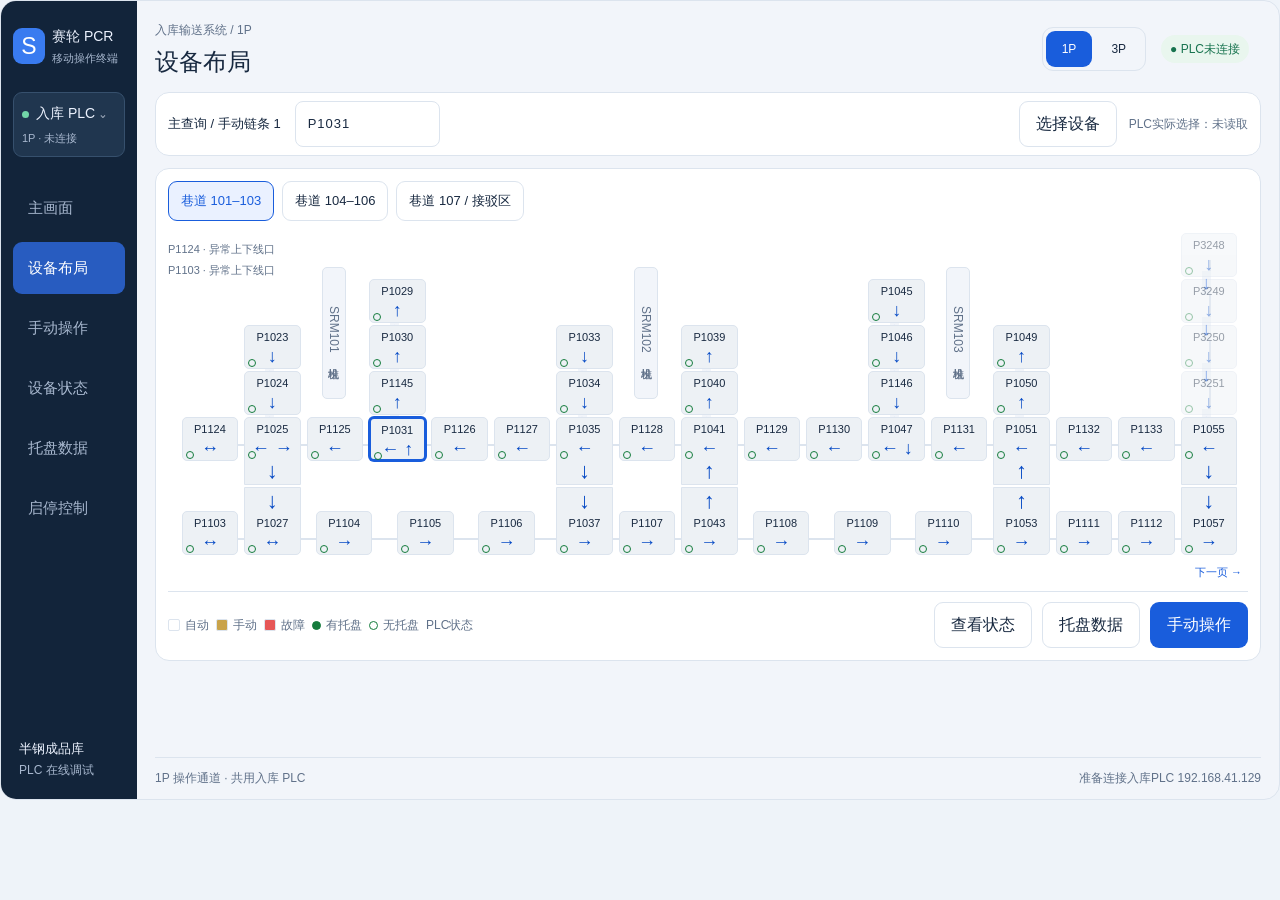
<file: mobile-control-app/app/src/main/assets/index.html>
<!doctype html><html lang="zh-CN"><head><meta charset="utf-8"><meta name="viewport" content="width=device-width,initial-scale=1,maximum-scale=1,user-scalable=no"><style>html,body{margin:0;background:#eef3f9;overflow:hidden;touch-action:manipulation}
#pcr-preview{--p-bg:light-dark(#f2f5fa,#121a26);--p-panel:light-dark(#ffffff,#1c2838);--p-text:light-dark(#182940,#e4edf8);--p-muted:light-dark(#607189,#a3b3c9);--p-line:light-dark(#dce4ee,#35455c);--p-blue:light-dark(#195ddc,#8ab2ff);--p-soft:light-dark(#eaf1ff,#283e60);--p-good:light-dark(#17734e,#72d6a8);--p-green:light-dark(#e9f6ee,#203c33);--p-bad:light-dark(#b43b3b,#ffaaaa);--p-red:light-dark(#fff0ed,#492c30);--p-nav:#12243a;--p-nav-text:#edf3ff;--p-nav-muted:#a8b8cf;--p-radius:14px;font:16px/1.5 "Microsoft YaHei","Noto Sans SC",sans-serif;color:var(--p-text);position:relative}
#pcr-preview *{box-sizing:border-box}#pcr-preview button,#pcr-preview input,#pcr-preview select{font:inherit}#pcr-preview button{min-height:46px;border:1px solid var(--p-line);background:var(--p-panel);color:var(--p-text);border-radius:9px;padding:10px 16px;touch-action:manipulation}#pcr-preview button:hover{background:var(--p-soft)}#pcr-preview button:disabled{opacity:.45}#pcr-preview input{min-height:46px;min-width:0;width:100%;padding:9px 12px;border:1px solid var(--p-line);border-radius:8px;background:var(--p-panel);color:var(--p-text)}#pcr-preview h2,#pcr-preview h3,#pcr-preview p{margin:0}#pcr-preview h2{font-size:24px;font-weight:500}#pcr-preview h3{font-size:18px;font-weight:500}#pcr-preview small{font-size:12px;color:var(--p-muted)}#pcr-preview strong,#pcr-preview b{font-weight:500}#pcr-preview .pcr-shell{display:grid;grid-template-columns:136px minmax(0,1fr);min-height:690px;background:var(--p-bg);border-radius:16px;overflow:hidden;border:1px solid var(--p-line)}
#pcr-preview .pcr-side{background:var(--p-nav);color:var(--p-nav-text);display:flex;flex-direction:column;padding:25px 12px 20px;gap:25px}#pcr-preview .pcr-brand{display:flex;align-items:center;gap:10px;padding:0 8px;font-weight:500}#pcr-preview .pcr-brand small,#pcr-preview .pcr-side-bottom small{display:block;color:var(--p-nav-muted);margin-top:3px}#pcr-preview .pcr-mark{display:grid;place-items:center;background:#397bf0;color:#fff;width:32px;height:36px;border-radius:9px;font-size:23px}#pcr-preview .pcr-plc{position:relative;background:#20364f;color:var(--p-nav-text);border-color:#36506d;text-align:left;padding:12px}#pcr-preview .pcr-plc small{display:block;color:var(--p-nav-muted);margin-top:6px}#pcr-preview .pcr-dot{display:inline-block;width:7px;height:7px;border-radius:50%;background:#72d6a8;margin-right:7px}#pcr-preview nav{display:grid;gap:8px}#pcr-preview nav button{display:flex;gap:12px;align-items:center;background:transparent;color:var(--p-nav-muted);border:0;text-align:left;min-height:52px}#pcr-preview nav button[aria-current="page"]{background:#285cc0;color:#fff}#pcr-preview nav svg{width:19px;height:19px}#pcr-preview .pcr-side-bottom{margin-top:auto;padding-left:12px;font-size:13px}
#pcr-preview .pcr-main{min-width:0;display:flex;flex-direction:column;padding:25px 24px 14px;gap:18px}#pcr-preview .pcr-head{display:flex;justify-content:space-between;gap:12px;align-items:center;padding-right:65px}#pcr-preview .pcr-head h2{margin-top:3px}#pcr-preview .pcr-head-right{display:flex;gap:15px;align-items:center;font-size:12px;white-space:nowrap}#pcr-preview .pcr-chip{display:inline-flex;align-items:center;background:var(--p-green);color:var(--p-good);padding:5px 9px;border-radius:20px;font-size:12px}#pcr-preview .pcr-context{display:flex;gap:12px;align-items:flex-end;padding:15px 18px;background:var(--p-panel);border:1px solid var(--p-line);border-radius:var(--p-radius)}#pcr-preview .pcr-context label{display:flex;gap:14px;align-items:center;font-size:13px;flex:1}#pcr-preview .pcr-context input{max-width:145px;font-weight:500;letter-spacing:1px}#pcr-preview .pcr-context>span{font-size:12px;color:var(--p-muted);align-self:center;white-space:nowrap}#pcr-preview #pcr-content{flex:1;min-width:0}#pcr-preview .pcr-footer{display:flex;justify-content:space-between;gap:12px;color:var(--p-muted);font-size:12px;border-top:1px solid var(--p-line);padding-top:11px}#pcr-preview .pcr-panel{border:1px solid var(--p-line);background:var(--p-panel);border-radius:var(--p-radius);padding:20px}#pcr-preview .pcr-row{display:flex;justify-content:space-between;align-items:center;gap:12px;flex-wrap:wrap}#pcr-preview .pcr-caption{color:var(--p-muted);font-size:13px;margin-top:5px}#pcr-preview .pcr-primary{background:var(--p-blue);color:light-dark(#fff,#142338);border-color:transparent}#pcr-preview .pcr-danger{background:var(--p-red);color:var(--p-bad)}#pcr-preview .pcr-actions{display:flex;gap:10px;flex-wrap:wrap}#pcr-preview .pcr-grid{display:grid;grid-template-columns:1fr 1fr;gap:16px}#pcr-preview .pcr-summary{display:grid;grid-template-columns:repeat(3,1fr);gap:16px;margin-bottom:18px}#pcr-preview .pcr-summary .pcr-panel{padding:18px}#pcr-preview .pcr-big{font-size:25px;margin-top:7px}#pcr-preview .pcr-items{display:grid;gap:0;margin-top:16px}#pcr-preview .pcr-items>div{display:flex;justify-content:space-between;gap:15px;padding:12px 0;border-top:1px solid var(--p-line)}#pcr-preview .pcr-items>div span:first-child{color:var(--p-muted)}
#pcr-preview .pcr-tabs{display:flex;gap:8px;flex-wrap:wrap}#pcr-preview .pcr-tabs button{font-size:13px;min-height:40px;padding:6px 12px}#pcr-preview .pcr-tabs button[aria-pressed="true"]{background:var(--p-soft);color:var(--p-blue);border-color:var(--p-blue)}#pcr-preview .pcr-map{display:grid;grid-template-columns:repeat(3,minmax(0,1fr));gap:20px;margin-top:20px}#pcr-preview .pcr-lane{display:grid;grid-template-columns:1fr 24px 1fr;gap:8px;align-items:center}#pcr-preview .pcr-rack{grid-column:2;grid-row:1/4;align-self:stretch;display:grid;place-items:center;border-radius:6px;background:var(--p-bg);color:var(--p-muted);writing-mode:vertical-rl;font-size:12px}#pcr-preview .pcr-node{display:flex;flex-direction:column;align-items:center;justify-content:center;gap:4px;min-width:0;padding:7px 4px;min-height:62px;background:var(--p-green);border:1px solid var(--p-line);border-radius:7px;font-size:12px}#pcr-preview .pcr-node.selected{border:2px solid var(--p-blue);background:var(--p-soft)}#pcr-preview .pcr-node em{font-style:normal;color:var(--p-good);font-size:12px}#pcr-preview .pcr-node .pcr-arrow{color:var(--p-muted);font-size:19px}#pcr-preview .pcr-track{display:grid;grid-template-columns:repeat(9,minmax(0,1fr));gap:5px;margin-top:16px}#pcr-preview .pcr-track .pcr-node{font-size:11px}#pcr-preview .pcr-map-bottom{margin-top:20px;padding-top:16px;border-top:1px solid var(--p-line)}#pcr-preview .pcr-legend{font-size:12px;color:var(--p-muted);display:flex;gap:15px;flex-wrap:wrap}
#pcr-preview .pcr-man-top{display:grid;grid-template-columns:1fr 1fr;gap:15px;margin-bottom:16px}#pcr-preview .pcr-man-top label{font-size:13px;color:var(--p-muted)}#pcr-preview .pcr-man-top input{margin-top:6px}#pcr-preview .pcr-jog{display:grid;grid-template-columns:repeat(3,1fr);gap:12px;margin-top:20px}#pcr-preview .pcr-jog button{min-height:76px;font-size:19px;background:var(--p-bg);user-select:none;touch-action:none}#pcr-preview .pcr-jog button small{display:block;font-size:12px}#pcr-preview .pcr-jog button.pressed{background:var(--p-blue);color:light-dark(#fff,#142338)}#pcr-preview .pcr-jog button.pressed small{color:inherit}#pcr-preview .pcr-jog .pcr-jog-center{display:grid;place-items:center;text-align:center;font-size:13px;color:var(--p-muted)}#pcr-preview .pcr-state-grid{display:grid;grid-template-columns:repeat(3,1fr);gap:10px;margin-top:18px}#pcr-preview .pcr-state{background:var(--p-bg);border-radius:9px;padding:14px;font-size:13px}#pcr-preview .pcr-state b{display:block;margin-top:7px;color:var(--p-good)}#pcr-preview .pcr-state.inactive b{color:var(--p-muted)}#pcr-preview .pcr-fields{display:grid;grid-template-columns:1fr 1fr;gap:14px;margin-top:18px}#pcr-preview .pcr-fields label{font-size:13px;color:var(--p-muted)}#pcr-preview .pcr-fields input{margin-top:6px}#pcr-preview .pcr-data-actions{display:grid;gap:12px;align-content:start}#pcr-preview .pcr-data-actions button{min-height:58px}#pcr-preview .pcr-note{font-size:13px;color:var(--p-muted);padding-top:12px}#pcr-preview .pcr-run-buttons{display:grid;grid-template-columns:repeat(3,1fr);gap:16px;margin-top:28px}#pcr-preview .pcr-run-buttons button{min-height:100px;font-size:21px}#pcr-preview .pcr-modal{position:absolute;inset:0;background:#08142699;display:grid;place-items:center;z-index:10;padding:20px}#pcr-preview .pcr-modal[hidden]{display:none}#pcr-preview .pcr-modal section{width:min(460px,100%);background:var(--p-panel);border-radius:18px;padding:24px;box-shadow:0 18px 70px #0004}#pcr-preview .pcr-modal-title{display:flex;align-items:center;justify-content:space-between;margin-bottom:18px}#pcr-preview .pcr-plc-choice{display:grid;gap:6px;width:100%;text-align:left;margin-top:12px;padding:17px}#pcr-preview .pcr-plc-choice span{font-size:13px;color:var(--p-muted)}#pcr-preview .pcr-plc-choice b{color:var(--p-blue);font-size:12px}
@media(min-width:1150px){#pcr-preview .pcr-shell{min-height:780px}#pcr-preview .pcr-main{padding:30px;gap:22px}#pcr-preview .pcr-jog button{min-height:95px}#pcr-preview .pcr-node{min-height:77px}}
@media(max-width:760px){#pcr-preview .pcr-shell{grid-template-columns:132px 1fr}#pcr-preview .pcr-main{padding:16px 12px}#pcr-preview .pcr-side{padding:20px 7px}#pcr-preview .pcr-brand{padding:0;font-size:14px}#pcr-preview .pcr-mark{display:none}#pcr-preview nav button{padding:9px;font-size:14px;gap:8px}#pcr-preview .pcr-head{padding-right:0}#pcr-preview .pcr-head-right{display:none}#pcr-preview .pcr-context{flex-wrap:wrap;padding:12px}#pcr-preview .pcr-context label{flex-wrap:wrap;gap:5px}#pcr-preview .pcr-context>span{display:none}#pcr-preview .pcr-grid,#pcr-preview .pcr-summary{grid-template-columns:1fr}#pcr-preview .pcr-map{gap:8px}#pcr-preview .pcr-lane{gap:4px;grid-template-columns:1fr 15px 1fr}#pcr-preview .pcr-track{grid-template-columns:repeat(5,1fr)}#pcr-preview .pcr-panel{padding:14px}#pcr-preview .pcr-state-grid{grid-template-columns:1fr 1fr}#pcr-preview .pcr-footer>span:first-child{display:none}}
@media(max-width:460px){#pcr-preview .pcr-shell{grid-template-columns:1fr}#pcr-preview .pcr-side{padding:12px;gap:10px}#pcr-preview .pcr-brand,#pcr-preview .pcr-side-bottom{display:none}#pcr-preview nav{grid-template-columns:repeat(3,1fr);gap:4px}#pcr-preview nav button{justify-content:center;font-size:12px;min-height:44px;padding:5px}#pcr-preview nav svg{display:none}#pcr-preview .pcr-plc{padding:8px}#pcr-preview .pcr-plc small{display:inline;margin-left:10px}#pcr-preview .pcr-map{grid-template-columns:1fr}#pcr-preview .pcr-lane{grid-template-columns:1fr 25px 1fr}#pcr-preview .pcr-man-top,#pcr-preview .pcr-fields{grid-template-columns:1fr}#pcr-preview .pcr-run-buttons{grid-template-columns:1fr}}
#pcr-preview .pcr-keyboard{position:absolute;z-index:20;width:min(554px,calc(100% - 24px));right:18px;bottom:38px;background:var(--p-panel);border:1px solid var(--p-line);border-radius:16px;padding:14px;box-shadow:0 16px 65px #0005;touch-action:manipulation}#pcr-preview .pcr-keyboard[hidden]{display:none}#pcr-preview .pcr-key-head{display:flex;justify-content:space-between;align-items:center;gap:12px;touch-action:none;user-select:none;padding-bottom:10px}#pcr-preview .pcr-key-head small{display:block;margin-top:2px}#pcr-preview .pcr-key-head button{min-width:46px}#pcr-preview .pcr-key-display{display:flex;align-items:center;justify-content:space-between;gap:8px;min-height:54px;background:var(--p-bg);border:1px solid var(--p-blue);border-radius:9px;margin-bottom:12px;padding:10px 12px}#pcr-preview .pcr-key-display output{font-size:22px;letter-spacing:1px;overflow-wrap:anywhere;min-width:0}#pcr-preview .pcr-key-display span{font-size:12px;color:var(--p-muted);white-space:nowrap}#pcr-preview .pcr-key-keys{display:grid;grid-template-columns:repeat(10,minmax(0,1fr));gap:5px}#pcr-preview .pcr-key-keys.numeric{grid-template-columns:repeat(3,minmax(0,1fr))}#pcr-preview .pcr-key-keys button{padding:7px 0;min-height:46px;font-size:18px;background:var(--p-bg)}#pcr-preview .pcr-key-actions{display:grid;grid-template-columns:repeat(4,minmax(0,1fr));gap:8px;margin-top:12px}#pcr-preview .pcr-key-actions button{padding:8px 3px;font-size:14px}#pcr-preview input[data-vk-enabled="true"]{caret-color:transparent}#pcr-preview input[data-vk-active="true"]{border-color:var(--p-blue);background:var(--p-soft)}#pcr-preview .pcr-keyboard.numeric{width:min(360px,calc(100% - 24px))}@media(max-width:600px){#pcr-preview .pcr-key-keys{grid-template-columns:repeat(6,minmax(0,1fr))}#pcr-preview .pcr-keyboard{right:12px;bottom:18px}#pcr-preview .pcr-key-head small{display:none}}
#pcr-preview[data-layout="true"] .pcr-main{padding:16px 18px 12px;gap:12px}#pcr-preview[data-layout="true"] .pcr-context{padding:8px 12px}#pcr-preview .pcr-layout-panel{padding:12px}#pcr-preview .pcr-topology{position:relative;height:354px;margin-top:12px}#pcr-preview .pcr-machine{position:absolute;height:44px;min-height:44px;min-width:0;padding:2px 0;border-radius:5px;background:var(--p-panel);display:flex;flex-direction:column;align-items:center;justify-content:center;gap:0;z-index:2;touch-action:manipulation}#pcr-preview .pcr-machine strong{font-size:11px;white-space:nowrap;line-height:17px}#pcr-preview .pcr-machine .pcr-flow{color:var(--p-blue);font-size:18px;line-height:21px;white-space:nowrap}#pcr-preview .pcr-machine.selected{border:2px solid var(--p-blue);background:var(--p-soft)}#pcr-preview .pcr-machine.buffer{background:var(--p-bg)}#pcr-preview .pcr-status-dot{position:absolute;left:3px;bottom:3px;width:5px;height:5px;background:var(--p-good);border-radius:50%}#pcr-preview .pcr-wire{position:absolute;background:var(--p-line);z-index:0}#pcr-preview .pcr-wire.horizontal{height:2px}#pcr-preview .pcr-wire.vertical{width:2px}#pcr-preview .pcr-wire span{position:absolute;top:50%;left:-7px;transform:translateY(-50%);background:var(--p-bg);color:var(--p-blue);font-size:18px;line-height:24px}#pcr-preview .pcr-srm{position:absolute;display:flex;align-items:center;justify-content:center;gap:7px;width:24px;background:var(--p-bg);border:1px solid var(--p-line);border-radius:5px;writing-mode:vertical-rl;color:var(--p-muted);font-size:12px}#pcr-preview .pcr-srm span{font-size:11px}#pcr-preview .pcr-track-caption{position:absolute;left:0;font-size:11px;color:var(--p-muted);background:var(--p-panel);z-index:1}#pcr-preview .pcr-port{position:absolute;left:0;font-size:11px;color:var(--p-muted)}#pcr-preview .pcr-port.upper{top:8px}#pcr-preview .pcr-port.lower{top:29px}#pcr-preview .pcr-boundary{position:absolute;min-height:30px;padding:3px 6px;font-size:11px;color:var(--p-blue);border:0;background:transparent}#pcr-preview .pcr-boundary.top{left:0;top:226px}#pcr-preview .pcr-boundary.bottom{left:0;top:324px}#pcr-preview .pcr-boundary.right-top{right:0;top:226px}#pcr-preview .pcr-boundary.right-bottom{right:0;top:324px}#pcr-preview .pcr-tail{position:absolute;right:0;top:328px;font-size:11px;color:var(--p-blue)}#pcr-preview .pcr-layout-panel .pcr-map-bottom{margin-top:4px;padding-top:10px}#pcr-preview .pcr-legend-direction{color:var(--p-blue)}#pcr-preview .pcr-mobile-topology{display:none}
@media(max-width:900px) and (min-width:601px){#pcr-preview[data-layout="true"] .pcr-shell{grid-template-columns:64px minmax(0,1fr)}#pcr-preview[data-layout="true"] .pcr-side{padding:20px 6px}#pcr-preview[data-layout="true"] .pcr-brand,#pcr-preview[data-layout="true"] .pcr-plc,#pcr-preview[data-layout="true"] .pcr-side-bottom{display:none}#pcr-preview[data-layout="true"] nav button{font-size:0;justify-content:center;padding:12px}#pcr-preview[data-layout="true"] nav svg{display:block;width:20px;height:20px}}
@media(max-width:600px){#pcr-preview .pcr-topology{display:none}#pcr-preview .pcr-mobile-topology{display:block;margin-top:18px}#pcr-preview .pcr-mini-row{display:grid;grid-template-columns:repeat(3,minmax(0,1fr));gap:6px;margin:10px 0 20px}#pcr-preview .pcr-mobile-topology h3{margin-top:16px}#pcr-preview .pcr-mobile-topology p{font-size:12px;overflow-wrap:anywhere}}
#pcr-preview .pcr-machine-inner{position:absolute;left:0;right:0;height:44px;display:flex;flex-direction:column;align-items:center;justify-content:center}#pcr-preview .pcr-machine.dock-upper{border-bottom-left-radius:0;border-bottom-right-radius:0}#pcr-preview .pcr-machine.dock-lower{border-top-left-radius:0;border-top-right-radius:0}
#pcr-preview .pcr-boundary.top,#pcr-preview .pcr-boundary.right-top{display:none}
#pcr-preview .pcr-dock-flow{position:absolute;left:0;right:0;height:24px;color:var(--p-blue);font-size:22px;line-height:24px;text-align:center;pointer-events:none}#pcr-preview .dock-upper .pcr-dock-flow{bottom:1px}#pcr-preview .dock-lower .pcr-dock-flow{top:1px}
#pcr-preview .pcr-brand{padding:0;gap:7px;font-size:14px}#pcr-preview .pcr-brand small{font-size:11px}#pcr-preview nav button{padding:10px 7px;gap:8px;font-size:15px;white-space:nowrap}#pcr-preview nav svg{width:18px;height:18px;flex-shrink:0}#pcr-preview .pcr-side-bottom{padding-left:6px}#pcr-preview .pcr-plc{padding:10px 8px;font-size:14px}#pcr-preview .pcr-plc small{font-size:11px}
@media(max-width:900px) and (min-width:601px){#pcr-preview[data-layout="true"] nav button{font-size:0}}@media(max-width:460px){#pcr-preview nav button{font-size:12px;padding:5px;gap:4px}}
#pcr-stage{width:100%;position:relative;overflow:hidden}#pcr-preview{width:1280px;height:800px;transform-origin:top left}#pcr-preview .pcr-shell{width:1280px;height:800px;min-height:800px;max-height:800px;grid-template-columns:136px minmax(0,1fr)}#pcr-preview .pcr-side{padding:25px 12px 20px;gap:25px}#pcr-preview .pcr-brand{display:flex}#pcr-preview .pcr-plc{display:block}#pcr-preview .pcr-side-bottom{display:block}#pcr-preview nav{grid-template-columns:1fr;gap:8px}#pcr-preview nav button{justify-content:flex-start;font-size:15px;min-height:52px;padding:10px 7px;gap:8px}#pcr-preview nav svg{display:block;width:18px;height:18px}#pcr-preview .pcr-main{padding:20px;gap:12px;min-height:0}#pcr-preview .pcr-head{min-height:52px;padding-right:65px}#pcr-preview .pcr-head-right{display:flex}#pcr-preview .pcr-context{padding:8px 12px;flex-wrap:nowrap}#pcr-preview .pcr-context label{flex-wrap:nowrap;gap:14px}#pcr-preview .pcr-context>span{display:inline}#pcr-preview #pcr-content{min-height:0}#pcr-preview .pcr-grid,#pcr-preview .pcr-man-top,#pcr-preview .pcr-fields{grid-template-columns:1fr 1fr}#pcr-preview .pcr-summary{grid-template-columns:repeat(3,1fr)}#pcr-preview .pcr-state-grid{grid-template-columns:repeat(3,1fr)}#pcr-preview .pcr-jog button{min-height:68px}#pcr-preview .pcr-run-buttons{grid-template-columns:repeat(3,1fr)}#pcr-preview .pcr-panel{padding:20px}#pcr-preview .pcr-layout-panel{padding:12px}#pcr-preview .pcr-footer>span:first-child{display:inline}#pcr-preview .pcr-topology{display:block}#pcr-preview .pcr-mobile-topology{display:none}#pcr-preview[data-layout="true"] .pcr-shell{grid-template-columns:136px minmax(0,1fr)}#pcr-preview[data-layout="true"] .pcr-side{padding:25px 12px 20px}#pcr-preview[data-layout="true"] .pcr-brand{display:flex}#pcr-preview[data-layout="true"] .pcr-plc,#pcr-preview[data-layout="true"] .pcr-side-bottom{display:block}#pcr-preview[data-layout="true"] nav button{font-size:15px;padding:10px 7px;justify-content:flex-start}#pcr-preview .pcr-keyboard{width:554px;right:18px;bottom:38px}#pcr-preview .pcr-keyboard.numeric{width:360px}#pcr-preview .pcr-key-keys{grid-template-columns:repeat(10,minmax(0,1fr))}#pcr-preview .pcr-key-keys.numeric{grid-template-columns:repeat(3,minmax(0,1fr))}#pcr-preview .pcr-key-head small{display:block}
#pcr-preview .pcr-machine.mode-auto{--p-machine-fill:#ffffff}#pcr-preview .pcr-machine.mode-manual{--p-machine-fill:#c9a34a}#pcr-preview .pcr-machine.mode-fault{--p-machine-fill:#e65757}#pcr-preview .pcr-machine,#pcr-preview .pcr-machine:hover,#pcr-preview .pcr-machine.selected{background:var(--p-machine-fill,#fff);color:#182940}#pcr-preview .pcr-machine.selected{border-color:#195ddc;box-shadow:0 0 0 1px #195ddc}#pcr-preview .pcr-machine .pcr-flow,#pcr-preview .pcr-machine .pcr-dock-flow{color:#064ac5}#pcr-preview .pcr-status-dot{width:8px;height:8px;border:1.5px solid #157c3d;background:transparent}#pcr-preview .pcr-status-dot.loaded{background:#157c3d}#pcr-preview .pcr-legend{gap:10px}#pcr-preview .pcr-legend>span{display:inline-flex;align-items:center;gap:5px;white-space:nowrap}#pcr-preview .pcr-status-swatch{display:inline-block;width:12px;height:12px;border:1px solid var(--p-line);border-radius:2px}#pcr-preview .pcr-status-swatch.auto{background:#fff}#pcr-preview .pcr-status-swatch.manual{background:#c9a34a}#pcr-preview .pcr-status-swatch.fault{background:#e65757}#pcr-preview .pcr-pallet-key{display:inline-block;width:9px;height:9px;border:1.5px solid #157c3d;border-radius:50%;background:transparent}#pcr-preview .pcr-pallet-key.filled{background:#157c3d}
#pcr-preview .pcr-machine.mode-auto,#pcr-preview .pcr-machine.mode-manual,#pcr-preview .pcr-machine.mode-fault{background:var(--p-machine-fill);color:#182940}
#pcr-preview .pcr-keyboard.compact{padding:12px}#pcr-preview .pcr-keyboard.compact .pcr-key-head{padding-bottom:8px}#pcr-preview .pcr-keyboard.compact .pcr-key-head small{display:none}#pcr-preview .pcr-keyboard.compact .pcr-key-head button{min-height:44px;height:44px;padding:6px}#pcr-preview .pcr-keyboard.compact .pcr-key-display{min-height:44px;margin-bottom:8px;padding:6px 12px}#pcr-preview .pcr-keyboard.compact .pcr-key-keys button{min-height:44px;height:44px;padding:5px 0}#pcr-preview .pcr-keyboard.compact .pcr-key-actions{margin-top:8px}#pcr-preview .pcr-keyboard.compact .pcr-key-actions button{min-height:44px;height:44px;padding:6px 3px}

#pcr-preview .pcr-channel-tabs{display:flex;gap:3px;padding:3px;background:var(--p-bg);border:1px solid var(--p-line);border-radius:11px}
#pcr-preview .pcr-channel-tabs button{min-height:36px;padding:5px 16px;border:0;background:transparent}
#pcr-preview .pcr-channel-tabs button[aria-pressed="true"]{background:var(--p-blue);color:light-dark(#fff,#142338)}
#pcr-preview .pcr-head{padding-right:12px}
#pcr-preview .pcr-modal-channels{display:flex;gap:10px;margin-top:12px}
#pcr-preview .pcr-modal-channels button{flex:1}
#pcr-preview .pcr-handoff{position:absolute;z-index:3;display:flex;flex-direction:column;align-items:center;justify-content:center;gap:1px;min-height:64px;padding:2px 0;border:0;background:transparent;color:var(--p-blue);font-size:11px}
#pcr-preview .pcr-handoff strong{font-size:11px;font-weight:500}
#pcr-preview .pcr-handoff span{font-size:21px;line-height:23px}
#pcr-preview .pcr-handoff small{font-size:11px;color:var(--p-muted)}
#pcr-preview .pcr-topology.has-branches{height:386px}
#pcr-preview .pcr-branch-label{position:absolute;font-size:11px;line-height:18px;color:var(--p-muted);white-space:nowrap;text-align:right;transform:translateX(-100%)}
#pcr-preview .pcr-branch-label.inbound{text-align:left;transform:none}
#pcr-preview .pcr-port-info{position:absolute;display:flex;flex-direction:column;gap:2px;font-size:11px;color:var(--p-muted);white-space:nowrap}
#pcr-preview .pcr-port-info strong{font-weight:500;color:var(--p-blue)}
#pcr-preview .pcr-machine.review-node{outline:1px dashed var(--p-muted);outline-offset:2px}
#pcr-preview .pcr-review-note{font-size:11px;line-height:16px;color:var(--p-muted);margin:0}
#pcr-preview .pcr-state-panel{height:100%;min-height:0;box-sizing:border-box;display:flex;flex-direction:column;gap:12px;overflow:hidden}
#pcr-preview .pcr-state-panel>.pcr-row{flex-shrink:0}
#pcr-preview .pcr-state-panel .pcr-state-grid{flex:1;min-height:0;grid-template-columns:repeat(4,minmax(0,1fr));grid-auto-rows:minmax(0,1fr);gap:10px;margin-top:0}
#pcr-preview .pcr-state-panel .pcr-state{min-width:0;min-height:0;padding:10px 14px;display:flex;flex-direction:column;justify-content:center}
#pcr-preview .pcr-state-actions{flex-shrink:0;margin-top:0;gap:12px}
#pcr-preview .pcr-state-actions button{min-height:48px}
#pcr-preview .pcr-map-bottom{flex-wrap:nowrap;gap:12px}
#pcr-preview .pcr-map-bottom .pcr-legend{flex:1;min-width:0;flex-wrap:wrap;gap:7px}
#pcr-preview .pcr-map-bottom .pcr-actions{flex-shrink:0}
#pcr-preview .pcr-footer #pcr-feedback{max-width:70%;overflow:hidden;white-space:nowrap;text-overflow:ellipsis}
#pcr-preview input:disabled{opacity:.65}
#pcr-preview .pcr-manual-grid .pcr-jog{gap:8px;margin-top:10px}
#pcr-preview .pcr-manual-grid .pcr-jog button{min-height:60px}
#pcr-preview .pcr-manual-grid .pcr-man-top{margin-bottom:8px}
#pcr-preview .pcr-state.fault b{color:var(--p-bad)}

.mode-unknown{background:#edf1f5!important}.pcr-state.fault{background:#fee2e2;color:#b91c1c}.pcr-nav-icon{display:inline-block;width:22px}button:disabled{opacity:.45}</style></head><body><div id="pcr-stage">
<div id="pcr-preview">
  <div class="pcr-shell">
    <aside class="pcr-side">
      <div class="pcr-brand"><span class="pcr-mark">S</span><div>赛轮 PCR<small>移动操作终端</small></div></div>
      <button class="pcr-plc" id="pcr-connection"><span class="pcr-dot"></span>入库 PLC <span>⌄</span><small id="pcr-channel-caption">3P 触摸屏 · 192.168.41.129</small></button>
      <nav aria-label="主导航" id="pcr-nav"></nav>
      <div class="pcr-side-bottom">半钢成品库<small>PLC 在线调试</small></div>
    </aside>
    <main class="pcr-main">
      <header class="pcr-head">
        <div><small id="pcr-subtitle">入库输送系统 / 3P</small><h2 id="pcr-title">设备布局</h2></div>
        <div class="pcr-head-right"><div class="pcr-channel-tabs" role="group" aria-label="触摸屏通道"><button data-channel="1P" aria-pressed="false">1P</button><button data-channel="3P" aria-pressed="true">3P</button></div><span class="pcr-chip">● PLC未连接</span></div>
      </header>
      <div class="pcr-context"><label>主查询 / 手动链条 1 <input id="pcr-device" value="Z5009" maxlength="20" aria-label="主查询和手动链条1编号"></label><button id="pcr-query">选择设备</button><span id="pcr-selected">当前：Z5009</span></div>
      <div id="pcr-content"></div>
      <footer class="pcr-footer"><span id="pcr-channel-footer">3P 操作通道 · 共用入库 PLC</span><span id="pcr-feedback" role="status" aria-live="polite">等待连接 PLC</span></footer>
    </main>
  </div>
  <div class="pcr-modal" id="pcr-modal" hidden><section><div class="pcr-modal-title"><h3>选择 PLC / 触摸屏通道</h3><button id="pcr-close" aria-label="关闭">×</button></div><button class="pcr-plc-choice" id="pcr-inbound"><strong>入库 PLC</strong><span>1P 与 3P 共用同一台控制器</span><b>当前选择 · 192.168.41.129</b></button><div class="pcr-modal-channels"><button data-channel="1P">1P 触摸屏</button><button data-channel="3P">3P 触摸屏</button></div><button class="pcr-plc-choice" disabled><strong>出库 PLC 1</strong><span>预留接口</span></button><button class="pcr-plc-choice" disabled><strong>出库 PLC 2</strong><span>预留接口</span></button></section></div>
  <section class="pcr-keyboard" id="pcr-keyboard" role="dialog" aria-modal="false" aria-labelledby="pcr-key-title" hidden>
    <div class="pcr-key-head" id="pcr-key-handle"><div><strong id="pcr-key-title">输入设备编号</strong><small>拖动此处移动键盘</small></div><button id="pcr-key-close" aria-label="关闭悬浮键盘">×</button></div>
    <div class="pcr-key-display"><output id="pcr-key-value" aria-live="polite"></output><span id="pcr-key-count"></span></div>
    <div class="pcr-key-keys" id="pcr-key-keys"></div>
    <div class="pcr-key-actions"><button data-key-action="clear">清空</button><button data-key-action="backspace">退格 ⌫</button><button data-key-action="cancel">取消</button><button class="pcr-primary" data-key-action="confirm">确认</button></div>
  </section>
</div>
</div>
<script>const PCR_LAYOUTS={"1P":[{"title":"巷道 101–103","cols":17,"upper":["P1124","P1025","P1125","P1031","P1126","P1127","P1035","P1128","P1041","P1129","P1130","P1047","P1131","P1051","P1132","P1133","P1055"],"lower":["P1103","P1027","P1104","P1105","P1106","P1037","P1107","P1043","P1108","P1109","P1110","P1053","P1111","P1112","P1057"],"lowerX":[0,1,2.15,3.45,4.75,6,7,8,9.15,10.45,11.75,13,14,15,16],"racks":[{"id":101,"left":1,"right":3,"out":["P1023","P1024"],"in":["P1029","P1030","P1145"]},{"id":102,"left":6,"right":8,"out":["P1033","P1034"],"in":["P1039","P1040"]},{"id":103,"left":11,"right":13,"out":["P1045","P1046","P1146"],"in":["P1049","P1050"]}],"vertical":[["P1025","P1027","↓"],["P1035","P1037","↓"],["P1043","P1041","↑"],["P1053","P1051","↑"],["P1055","P1057","↓"]],"turns":{"P1124":"↔","P1103":"↔","P1025":"← ↓ →","P1027":"↔","P1031":"← ↑","P1035":"← ↓","P1037":"→","P1041":"← ↑","P1043":"↑ →","P1047":"← ↓","P1051":"← ↑","P1053":"↑ →","P1055":"← ↓","P1057":"↓ →"},"extra":{"col":16,"ids":["P3248","P3249","P3250","P3251"],"direction":"↓"},"ports":true},{"title":"巷道 104–106","cols":15,"upper":["P1134","P1061","P1135","P1067","P1136","P1137","P1073","P1138","P1079","P1139","P1140","P1085","P1141","P1089","P1142"],"lower":["P1113","P1063","P1114","P1069","P1115","P1116","P1075","P1117","P1081","P1118","P1119","P1120","P1091","P1121"],"lowerX":[0,1,2,3,4,5,6,7,8,9.15,10.45,11.75,13,14],"racks":[{"id":104,"left":1,"right":3,"out":["P1059","P1060"],"in":["P1065","P1066"]},{"id":105,"left":6,"right":8,"out":["P1071","P1072"],"in":["P1077","P1078"]},{"id":106,"left":11,"right":13,"out":["P1083","P1084","P1147"],"in":["P1087","P1088"]}],"vertical":[["P1061","P1063","↓"],["P1069","P1067","↑"],["P1073","P1075","↓"],["P1081","P1079","↑"],["P1091","P1089","↑"]],"turns":{"P1061":"← ↓","P1063":"↓ →","P1067":"← ↑","P1069":"↑ →","P1073":"← ↓","P1075":"↓ →","P1079":"← ↑","P1081":"↑ →","P1085":"← ↓","P1089":"← ↑","P1091":"↑ →"}},{"title":"巷道 107 / 接驳区","cols":12,"upper":["P1143","P1095","P1144","P1099","Z5070","Z5003","Z5072","Z5007","Z5076","Z5077"],"lower":["P1122","P1148","P1123","P1101","Z5069","Z5001","Z5071","Z5005","Z5073","Z5074"],"lowerX":[0,1,2,3,4,5,6,7,8.15,9.45],"racks":[{"id":107,"left":1,"right":3,"out":["P1093","P1094"],"in":["P1097","P1098"]}],"vertical":[["P1095","P1148","↓"],["P1101","P1099","↑"],["Z5003","Z5001","↓"],["Z5005","Z5007","↑"]],"turns":{"P1095":"← ↓","P1148":"↓ →","P1099":"← ↑","P1101":"↑ →","Z5003":"← ↓","Z5001":"↓ →","Z5007":"← ↑","Z5005":"↑ →"},"rightBoundary":{"channel":"3P","area":0,"upper":"Z5009","lower":"Z5075"}}],"3P":[{"title":"接驳主线","cols":16,"upper":["Z5009","Z5078","Z5013","Z5081","Z5082","Z5017","Z5084","Z5021","Z5088","Z5089","Z5023","Z5090","Z5027","Z5093","Z5094","Z5031"],"lower":["Z5075","Z5011","Z5079","Z5080","Z5015","Z5083","Z5019","Z5085","Z5086","Z5087","Z5025","Z5091","Z5092","Z5029"],"lowerX":[0,2,3,4,5,6,7,8,9.333333333333334,10.666666666666666,12,13,14,15],"spans":{"Z5075":1.95,"Z5085":1.3333333333333333,"Z5086":1.3333333333333333,"Z5087":1.3333333333333333},"racks":[],"vertical":[["Z5011","Z5013","↑"],["Z5017","Z5015","↓"],["Z5019","Z5021","↑"],["Z5025","Z5027","↑"],["Z5031","Z5029","↓"]],"turns":{"Z5009":"← ↑","Z5013":"← ↑","Z5011":"↑ →","Z5017":"← ↓","Z5015":"↓ →","Z5021":"← ↑","Z5019":"↑ →","Z5023":"← ↓","Z5027":"← ↑","Z5025":"↑ →","Z5031":"← ↓","Z5029":"↓ →"},"leftBoundary":{"channel":"1P","area":2,"upper":"Z5077","lower":"Z5074"},"rightBoundary":{"channel":"3P","area":1,"upper":"Z5033","lower":"Z5095"},"upperTransfers":{"Z5023":"↓"}},{"title":"1号龙门 / 拆盘区","cols":14,"upper":["Z5033","Z5098","Z5037","Z5101","Z5102","Z5041","Z5104","Z5045","Z5107","Z5108","Z5049","Z5110","Z5053","Z5113"],"lower":["Z5095","Z5096","Z5035","Z5099","Z5100","Z5039","Z5103","Z5043","Z5105","Z5106","Z5047","Z5109","Z5051","Z5111"],"lowerX":[0,1,2,3,4,5,6,7,8,9,10,11,12,13],"racks":[],"vertical":[["Z5035","Z5037","↑"],["Z5041","Z5039","↓"],["Z5043","Z5045","↑"],["Z5049","Z5047","↓"],["Z5051","Z5053","↑"]],"turns":{"Z5033":"← ↓","Z5037":"← ↑","Z5035":"↑ →","Z5041":"← ↓","Z5039":"↓ →","Z5045":"← ↑","Z5043":"↑ →","Z5049":"← ↓","Z5047":"↓ →","Z5053":"← ↑","Z5051":"↑ →","P1004":"↓ →","P1007":"↑ →"},"branch":{"outFrom":"Z5039","inTo":"Z5043","outCol":5,"inCol":7,"out":["P1001","P1002","P1010","P1004"],"inTopDown":["P1011","P1150","P1009","P1007"],"bridge":"P1006","liftOut":"P1002","liftIn":"P1150","stripper":"P1010","gantry":"P1004"},"leftBoundary":{"channel":"3P","area":0,"upper":"Z5031","lower":"Z5029"},"rightBoundary":{"channel":"3P","area":2,"upper":"Z5114","lower":"下主线"}},{"title":"2号龙门 / 异常口","cols":10,"upper":["Z5114","Z5057","Z5116","Z5061","Z5119","Z5120","Z5067","Z5122"],"lower":["Z5111","Z5055","Z5115","Z5059","Z5063","Z5118","Z5065","Z5121"],"lowerX":[0,1,2,3,4,5,6,7],"racks":[],"vertical":[["Z5057","Z5055","↓"],["Z5059","Z5061","↑"],["Z5065","Z5067","↑"]],"turns":{"Z5057":"← ↓","Z5055":"↓ →","Z5061":"← ↑","Z5059":"↑ →","Z5063":"↓ →","Z5067":"← ↑","Z5065":"← ↑ →","Z5122":"↔","Z5121":"↔","P1015":"↓ →","P1018":"↑ →"},"branch":{"outFrom":"Z5063","inTo":"Z5065","outCol":4,"inCol":6,"out":["P1012","P1013","P1021","P1015"],"inTopDown":["P1022","P1151","P1020","P1018"],"bridge":"P1017","liftOut":"P1013","liftIn":"P1151","stripper":"P1021","gantry":"P1015"},"leftBoundary":{"channel":"3P","area":1,"upper":"Z5113","lower":"下主线"},"exceptionPorts":{"upper":"Z5122","lower":"Z5121","col":8},"reviewNotes":["Z5111 在原图第二、三页重复显示；下主线跨页边界编号待确认。"]}]};
(() => {
  const root = document.getElementById('pcr-preview');
  const stage = document.getElementById('pcr-stage');
  const content = root.querySelector('#pcr-content');
  const keyboard = root.querySelector('#pcr-keyboard');
  const names = ['主画面','设备布局','手动操作','设备状态','托盘数据','启停控制'];
  const icons = ['house','layout-dashboard','hand','activity','database','power'];
  const saved = window.openai?.widgetState?.privateContent || {};
  let channel = ['1P','3P'].includes(saved.channel) ? saved.channel : '1P';
  let page = names.includes(saved.page) ? saved.page : '设备布局';
  const states = {
    '1P': {device:'P1031',area:0,manual:false,running:false,paused:false,automatic:true,inputs:['P1031','','','']},
    '3P': {device:'Z5009',area:0,manual:false,running:false,paused:false,automatic:true,inputs:['Z5009','','','']}
  };
  for (const ch of ['1P','3P']) {
    const item = saved.channels?.[ch];
    if (item?.device) { states[ch].device = String(item.device); states[ch].inputs[0] = String(item.device); }
    if (Number.isInteger(item?.area)) states[ch].area = Math.max(0,Math.min(2,item.area));
  }
  if (saved.channel && saved.device) { states[channel].device=String(saved.device); states[channel].inputs[0]=String(saved.device); }
  if (saved.channel && Number.isInteger(saved.area)) states[channel].area=Math.max(0,Math.min(2,saved.area));
  const current = () => states[channel];
  const feedback = text => root.querySelector('#pcr-feedback').textContent = text;
  const readOnlyDevices = new Set(['P1002','P1010','P1013','P1021','P1150','P1151']);
  const gantryWcs = {P1004:'P1005',P1015:'P1016'};
  const statusWords = {P1031:1024,P1047:768,P1067:1024,P1075:1792,P1095:0,Z5003:1536,Z5009:1280,Z5017:1024,Z5023:768,Z5041:1024,Z5067:768,P1004:1280,P1015:1280,P1009:1280,P1020:256};
  const devicePallets = new Map();
  let previewScale=1, jog=null, hold=null, keyTarget=null, keyBuffer='', keyFresh=false, keyLimit=20, keyDrag=null;
  function fitPreview() { previewScale=Math.min(1,stage.clientWidth/1280);root.style.transform=`scale(${previewScale})`;stage.style.height=(800*previewScale)+'px'; }
  new ResizeObserver(fitPreview).observe(stage); fitPreview();
  function bindings(ch=channel) {
    return {
      inputs:[1,2,3,4].map(i=>`HMI_Input_DeviceNo_${ch}_${i}`),
      chooser:`AOI_HMI_ID_CHOOSE_${ch}`, status:`HMI_Status_Display_${ch}`, pallet:`HMI_PalletInfo_${ch}`,
      manual:`HMI_Manual_${ch}`, start:`HMI_${ch}_Start`, stop:`HMI_${ch}_Stop`, reset:`ISB_Rst_HMI_${ch}`,
      automatic:`AOI_HMI_OP_${ch}.HMI_Auto`, refresh:`HMI_MAN_DATA_Ref_${ch}`,
      write:`HMI_PalletData_Chg_${ch}`, clear:`HMI_PalletData_Clr_${ch}`,
      jog:{'A−':`HMI_Manaul_AC_Rev_${ch}`,'C＋':`HMI_Manaul_AC_Fwd_${ch}`,'B−':`HMI_Manaul_BD_Rev_${ch}`,'D＋':`HMI_Manaul_BD_Fwd_${ch}`,'上升':`HMI_Manaul_Up_${ch}`,'下降':`HMI_Manaul_Dn_${ch}`}
    };
  }
  function statusTag(id) { const n=Number(id.slice(1));return id.startsWith('P')?`SCADA_P[1,${n%1000}].DeviceStatus`:`SCADA_Z5[${n%1000}].DeviceStatus`; }
  function decoded(id=current().device) { const w=statusWords[id]??(256+(Number(id.slice(1))%3===0?1024:0));return {word:w,fault:!!(w&512),automatic:!!(w&256),loaded:!!(w&1024),mode:w&512?'fault':w&256?'auto':'manual',label:w&512?'故障':w&256?'自动':'手动'}; }
  function numericId(id) { const n=Number(id.slice(1));return Number.isFinite(n)?(id.startsWith('P')?100000:500000)+n:0; }
  function palletFor(id) {
    if(!devicePallets.has(id)) {
      const n=Number(id.slice(1))||0,loaded=decoded(id).loaded;
      devicePallets.set(id,{SerialNO:loaded?26000000+n:0,Src_Device:loaded?numericId(id):0,Dest_Device:loaded?101029:0,PalletID:loaded?'PCR'+String(n).padStart(8,'0'):'',Height:loaded?1:0,Weight:loaded?386.5:0});
    }
    return devicePallets.get(id);
  }
  function simWrite(tag,value,message) { root.dataset.lastTag=tag;root.dataset.lastValue=String(value);if(message!==false)feedback(message||`模拟 · ${tag} = ${value}`); }
  function pulse(tag,message) { simWrite(tag,1,message);setTimeout(()=>simWrite(tag,0,false),250); }
  function remember() {
    if(window.openai?.setWidgetState) window.openai.setWidgetState({modelContent:{page,device:current().device,channel,area:current().area},privateContent:{page,device:current().device,channel,area:current().area,channels:Object.fromEntries(Object.entries(states).map(([ch,s])=>[ch,{device:s.device,area:s.area}]))}}).catch(()=>{});
  }
  function escapeHtml(value) { return String(value).replace(/[&<>"']/g,c=>({'&':'&amp;','<':'&lt;','>':'&gt;','"':'&quot;',"'":'&#39;'}[c])); }
  const panel=(title,body)=>`<section class="pcr-panel"><h3>${title}</h3>${body}</section>`;
  const items=arr=>`<div class="pcr-items">${arr.map(([a,b])=>`<div><span>${a}</span><strong>${b}</strong></div>`).join('')}</div>`;
  function select(value) {
    if(!value) return;
    release();const s=current();s.device=String(value);s.inputs[0]=String(value);s.paused=false;s.draft=null;
    simWrite(bindings().inputs[0],value,`${channel} · 主查询 / 手动链条 1：${value}（模拟）`);
    render();remember();
  }
  function switchChannel(ch,area) {
    release();closeKeyboard();channel=ch;
    if(Number.isInteger(area)) { current().area=area;page='设备布局'; }
    root.querySelector('#pcr-modal').hidden=true;render();remember();
    feedback(`${channel} 触摸屏 · 共用入库 PLC · 模拟预览`);
  }
  function layout() {
    const s=current(),data=PCR_LAYOUTS[channel][s.area],is3=channel==='3P';
    const total=(data.cols+(is3?2:.3))*64,base=is3?72:14,nodeW=58,positions={},nodes=[],links=[];
    const upperY=is3?(data.branch?12:90):184,lowerY=is3?(data.branch?100:200):278;
    function pos(id,col,y,dir,kind='') { const p={id,x:base+col*64,y,dir:data.turns[id]||dir,kind,w:nodeW+64*((data.spans?.[id]||1)-1)};positions[id]=p;nodes.push(p);return p; }
    const connect=(a,b,dir)=>{if(a&&b)links.push({a,b,dir});};
    data.upper.forEach((id,i)=>pos(id,data.upperX?.[i]??i,upperY,'←'));
    data.lower.forEach((id,i)=>pos(id,data.lowerX[i],lowerY,'→'));
    [data.upper,data.lower].forEach((ids,row)=>{for(let i=1;i<ids.length;i++)connect(positions[ids[i-1]],positions[ids[i]],row?'→':'←');});
    data.vertical.forEach(([a,b,dir])=>connect(positions[a],positions[b],dir));
    const racks=(data.racks||[]).map(r=>{
      const out=r.out.map((id,i)=>pos(id,r.left,upperY-(r.out.length-i)*46,'↓'));
      const ins=r.in.map((id,i)=>pos(id,r.right,upperY-(r.in.length-i)*46,'↑'));
      const outEnd=positions[r.upperOut]||nodes.find(n=>n.y===upperY&&Math.abs(n.x-(base+r.left*64))<10);
      const inEnd=positions[r.upperIn]||nodes.find(n=>n.y===upperY&&Math.abs(n.x-(base+r.right*64))<10);
      [...out,outEnd].forEach((n,i,arr)=>{if(i)connect(arr[i-1],n,'↓');});
      [...ins,inEnd].forEach((n,i,arr)=>{if(i)connect(arr[i-1],n,'↑');});
      return `<div class="pcr-srm" style="left:${(base+(r.left+r.right)/2*64+16)/total*100}%;top:34px;height:132px">SRM${r.id}<span>堆垛机</span></div>`;
    }).join('');
    if(data.extra) { const arr=data.extra.ids.map((id,i)=>pos(id,data.extra.col,i*46,'↓','buffer'));[...arr,positions.P1055].forEach((n,i,all)=>{if(i)connect(all[i-1],n,'↓');}); }
    let branchLabels='';
    if(data.branch) {
      const b=data.branch,out=b.out.map((id,i)=>pos(id,b.outCol,158+i*50,'↓','process')),ins=b.inTopDown.map((id,i)=>pos(id,b.inCol,158+i*50,'↑','process'));
      const bridge=pos(b.bridge,(b.outCol+b.inCol)/2,308,'→','process');
      connect(positions[b.outFrom],out[0],'↓');out.forEach((p,i)=>{if(i)connect(out[i-1],p,'↓');});
      connect(out.at(-1),bridge,'→');connect(bridge,ins.at(-1),'→');
      for(let i=ins.length-1;i>0;i--)connect(ins[i],ins[i-1],'↑');
      connect(ins[0],positions[b.inTo],'↑');
      const label=(id,text,inbound=false)=>{const p=positions[id];return `<div class="pcr-branch-label ${inbound?'inbound':''}" style="left:${(p.x+(inbound?p.w+7:-7))/total*100}%;top:${p.y+12}px">${text}</div>`;};
      branchLabels=label(b.out[0],'空托盘 ↓')+label(b.liftOut,'升降机')+label(b.stripper,'拆盘机')+label(b.gantry,'龙门装盘位')+label(b.liftIn,'升降机',true)+label(b.inTopDown[2],'满盘扫码位',true);
    }
    const dockPairs=new Set();
    data.vertical.forEach(([a,b,dir])=>{const p=positions[a],q=positions[b],upper=p.y<q.y?p:q,lower=p.y<q.y?q:p,middle=(upper.y+44+lower.y)/2;upper.boxY=upper.y;upper.boxHeight=middle-1-upper.y;upper.dock='dock-upper';upper.dockDir=dir;lower.boxY=middle+1;lower.boxHeight=lower.y+44-lower.boxY;lower.dock='dock-lower';lower.dockDir=dir;dockPairs.add([a,b].sort().join('|'));});
    // Extend standalone transfer outlines without inventing a connection below.
    Object.entries(data.upperTransfers||{}).forEach(([id,dir])=>{const p=positions[id];if(!p)return;p.boxY=p.y;p.boxHeight=(upperY+44+lowerY)/2-1-p.y;p.dock='dock-upper';p.dockDir=dir;});
    const wires=links.map(({a,b,dir})=>{if(dockPairs.has([a.id,b.id].sort().join('|')))return '';if(a.y===b.y){const left=Math.min(a.x,b.x)+nodeW/2,right=Math.max(a.x,b.x)+nodeW/2;return `<div class="pcr-wire horizontal" style="left:${left/total*100}%;width:${(right-left)/total*100}%;top:${a.y+27}px"></div>`;}const top=Math.min(a.y,b.y)+27,bottom=Math.max(a.y,b.y)+27;return `<div class="pcr-wire vertical" style="left:${(a.x+nodeW/2)/total*100}%;top:${top}px;height:${bottom-top}px"><span>${dir}</span></div>`;}).join('');
    const devices=nodes.map(n=>{const status=decoded(n.id),wcs=gantryWcs[n.id];return `<button class="pcr-machine mode-${status.mode} ${n.id===s.device?'selected':''} ${n.kind} ${n.dock||''}" data-device="${n.id}" data-status-tag="${statusTag(n.id)}" aria-label="${n.id}，${status.label}，${status.loaded?'有托盘':'无托盘'}${wcs?'，WCS点位'+wcs:''}，物流方向${n.dir}" style="left:${n.x/total*100}%;top:${n.boxY??n.y}px;width:${n.w/total*100}%;height:${n.boxHeight??44}px"><span class="pcr-machine-inner" style="top:${n.y-(n.boxY??n.y)}px"><strong>${n.id}</strong><span class="pcr-flow">${n.dock?n.dir.replace(/[↑↓]/g,'').trim():n.dir}</span><span class="pcr-status-dot ${status.loaded?'loaded':'empty'}" aria-hidden="true"></span></span>${n.dock?`<span class="pcr-dock-flow" aria-hidden="true">${n.dockDir}</span>`:''}</button>`;}).join('');
    function boundary(meta,side) {
      if(!meta)return '';
      return [['upper',upperY,'←'],['lower',lowerY,'→']].map(([row,y,arrow])=>`<button class="pcr-handoff" data-channel="${meta.channel}" data-layout-area="${meta.area}" style="${side}:0;width:${(is3?64:78)/total*100}%;top:${y-11}px" aria-label="转到${meta.channel} ${PCR_LAYOUTS[meta.channel][meta.area].title}"><small>${meta.channel===channel?(side==='left'?'上一页':'下一页'):meta.channel+' 衔接'}</small><span>${arrow}</span><strong>${meta[row]}</strong></button>`).join('');
    }
    const fallbackLeft=!data.leftBoundary&&s.area>0?{channel,area:s.area-1,upper:'上主线',lower:'下主线'}:null;
    const fallbackRight=!data.rightBoundary&&s.area<2?{channel,area:s.area+1,upper:'上主线',lower:'下主线'}:null;
    const sideButtons=is3?boundary(data.leftBoundary,'left')+boundary(data.rightBoundary,'right'):(data.rightBoundary?boundary(data.rightBoundary,'right'):'')+(fallbackLeft?`<button class="pcr-boundary bottom" data-area="${s.area-1}">上一页 →</button>`:'')+(fallbackRight?`<button class="pcr-boundary right-bottom" data-area="${s.area+1}">下一页 →</button>`:'');
    let ports='';
    if(data.ports)ports='<div class="pcr-port upper">P1124 · 异常上下线口</div><div class="pcr-port lower">P1103 · 异常上下线口</div>';
    if(data.exceptionPorts) {
      const p=data.exceptionPorts;
      ports=[['upper',upperY,p.upper],['lower',lowerY,p.lower]].map(([row,y,id])=>`<div class="pcr-port-info" style="left:${(base+p.col*64)/total*100}%;top:${y+1}px"><strong>异常 / 平库上下线口</strong><span>重量见托盘数据</span><span>${id}</span></div>`).join('');
    }
    return `<section class="pcr-panel pcr-layout-panel"><div class="pcr-row"><div class="pcr-tabs">${PCR_LAYOUTS[channel].map((x,i)=>`<button data-area="${i}" aria-pressed="${s.area===i}">${x.title}</button>`).join('')}</div></div><div class="pcr-topology ${data.branch?'has-branches':''}" data-layout-channel="${channel}" data-layout-index="${s.area}">${wires}${racks}${devices}${branchLabels}${ports}${sideButtons}</div><div class="pcr-row pcr-map-bottom"><div class="pcr-legend"><span><i class="pcr-status-swatch auto"></i>自动</span><span><i class="pcr-status-swatch manual"></i>手动</span><span><i class="pcr-status-swatch fault"></i>故障</span><span><i class="pcr-pallet-key filled"></i>有托盘</span><span><i class="pcr-pallet-key"></i>无托盘</span><span>PLC状态</span></div><div class="pcr-actions"><button data-go="设备状态">查看状态</button><button data-go="托盘数据">托盘数据</button><button class="pcr-primary" data-go="手动操作">手动操作</button></div></div></section>`;
  }
  const statusFields=[['总错误','HMI_fault',true],['链条过载','HMI_Fault_Link',true],['升降过载','HMI_Fault_UpDn',true],['上限信号','HMI_Fault_UpLim',true],['下限信号','HMI_Fault_DnLim',true],['移载过载','HMI_Fault_UpDn_Move',true],['运行超时','HMI_Fault_Run_TimeOut',true],['进件中','HMI_Stus_In'],['出件中','HMI_Stus_Out'],['上升中','HMI_Stus_Up'],['下降中','HMI_Stus_Dn'],['上位','HMI_Stus_UpDn_At_Up'],['下位','HMI_Stus_UpDn_At_Dn'],['入口光电','HMI_Stus_In_IPH'],['出口光电','HMI_Stus_Out_IPH'],['有盘无数据','HMI_Fault_HavePall_NoData',true],['有数据无盘','HMI_Fault_NoPall_HaveData',true],['被禁用','HMI_Fault_Forbid',true],['托盘检测异常','HMI_Fault_IPH_Err',true],['升降检测异常','HMI_Fault_IPX_Err',true]];
  const palletFields=[['任务号','SerialNO','integer'],['源地址','Src_Device','integer'],['目标地址','Dest_Device','integer'],['托盘号','PalletID','text'],['外检状态','Height','integer'],['重量 / kg','Weight','decimal']];
  function render() {
    closeKeyboard();const s=current(),b=bindings(),status=decoded(),pallet=palletFor(s.device);
    root.dataset.channel=channel;root.dataset.mode='live';root.dataset.layout=String(page==='设备布局');
    root.querySelector('#pcr-nav').innerHTML=names.map((x,i)=>`<button data-page="${x}" ${page===x?'aria-current="page"':''}><i data-lucide="${icons[i]}" aria-hidden="true"></i>${x}</button>`).join('');
    root.querySelector('#pcr-title').textContent=page;root.querySelector('#pcr-subtitle').textContent='入库输送系统 / '+channel;
    root.querySelector('#pcr-channel-caption').textContent=channel+' 触摸屏 · 等待连接';root.querySelector('#pcr-channel-footer').textContent=channel+' 操作通道 · 共用入库 PLC';
    root.querySelectorAll('[data-channel]').forEach(el=>el.setAttribute('aria-pressed',String(el.dataset.channel===channel)));
    root.querySelector('#pcr-device').value=s.device;root.querySelector('#pcr-device').dataset.plcTag=b.inputs[0];
    root.querySelector('#pcr-selected').textContent='当前：'+s.device;
    if(page==='设备布局')content.innerHTML=layout();
    if(page==='主画面') content.innerHTML=`<div class="pcr-summary">${panel('连接状态',`<div class="pcr-big">${plcOnline?'PLC在线':'PLC未连接'}</div><div class="pcr-caption">入库 PLC · ${channel} 通道</div>`)}${panel('区域状态',`<div class="pcr-big">${s.running?'已启动':'已停止'}</div><div class="pcr-caption">${channel} 控制范围</div>`)}${panel('当前设备',`<div class="pcr-big">${s.device}</div><div class="pcr-caption">${status.label} · ${status.loaded?'有托盘':'无托盘'}</div>`)}</div>${panel('区域入口','<div class="pcr-actions" style="margin-top:20px"><button data-go="设备布局">进入设备布局 →</button><button data-go="手动操作">进入手动操作 →</button><button data-go="托盘数据">进入托盘数据 →</button></div>')}<div style="margin-top:18px">${panel('触摸屏通道',`<p class="pcr-caption">两组触摸屏共用入库 PLC，查询和操作标签按通道独立。</p><div class="pcr-actions" style="margin-top:16px"><button data-channel="1P">1P 触摸屏${channel==='1P'?' · 当前':''}</button><button data-channel="3P">3P 触摸屏${channel==='3P'?' · 当前':''}</button></div>`)}</div>`;
    if(page==='手动操作') content.innerHTML=`<div class="pcr-grid pcr-manual-grid"><section class="pcr-panel"><div class="pcr-row"><h3>手动点动 · ${channel}</h3><button id="pcr-manual-mode" class="${s.manual?'pcr-primary':''}" data-plc-tag="${b.manual}">${s.manual?'手动已请求':'请求手动'}</button></div><div class="pcr-caption">按住运行 · 松开停止</div><div class="pcr-man-top" style="margin-top:12px"><label>手动链条 1<input id="pcr-man1" value="${escapeHtml(s.device)}" data-input-index="0" data-plc-tag="${b.inputs[0]}"></label><label>手动链条 2<input value="${escapeHtml(s.inputs[1])}" data-input-index="1" data-plc-tag="${b.inputs[1]}" placeholder="未选择"></label></div><div class="pcr-jog"><span></span><button data-jog="D＋" data-plc-tag="${b.jog['D＋']}">↑<small>D＋ / B→D</small></button><span></span><button data-jog="A−" data-plc-tag="${b.jog['A−']}">←<small>A− / C→A</small></button><div class="pcr-jog-center" id="pcr-jog-state">${s.manual?'等待点动':'请先请求手动'}</div><button data-jog="C＋" data-plc-tag="${b.jog['C＋']}">→<small>C＋ / A→C</small></button><span></span><button data-jog="B−" data-plc-tag="${b.jog['B−']}">↓<small>B− / D→B</small></button><span></span><button data-jog="上升" data-plc-tag="${b.jog['上升']}">↑<small>上升</small></button><span></span><button data-jog="下降" data-plc-tag="${b.jog['下降']}">↓<small>下降</small></button></div></section><div style="display:grid;gap:16px;align-content:start">${panel('PLC实际选择结果',items([['手动链条 1',numericId(s.device)],['手动链条 2',s.inputs[1]?numericId(s.inputs[1]):0],['托盘号',pallet.PalletID||'—'],...(gantryWcs[s.device]?[['WCS点位',gantryWcs[s.device]]]:[])]))}${panel('禁用链条编号',`<div class="pcr-man-top" style="margin:14px 0 0"><label>禁用链条 1<input value="${escapeHtml(s.inputs[2])}" data-input-index="2" data-plc-tag="${b.inputs[2]}" placeholder="未设置"></label><label>禁用链条 2<input value="${escapeHtml(s.inputs[3])}" data-input-index="3" data-plc-tag="${b.inputs[3]}" placeholder="未设置"></label></div>`)}</div></div>`;
    if(page==='设备状态') content.innerHTML=`<section class="pcr-panel pcr-state-panel" data-plc-tag="${b.status}"><div class="pcr-row"><h3>设备状态 · ${escapeHtml(s.device)}</h3><span class="pcr-chip">${channel} · ${status.label}</span></div><div class="pcr-state-grid">${statusFields.map(([label,field,fault])=>{const active=fault?(status.fault&&['HMI_fault','HMI_Fault_Link'].includes(field)):(field==='HMI_Stus_UpDn_At_Dn'||field==='HMI_Stus_In_IPH'&&status.loaded);return `<div class="pcr-state ${!active?'inactive':''} ${fault&&active?'fault':''}" data-plc-tag="${b.status}.${field}">${label}<b>${fault?(active?'异常':'正常'):(active?'有效':'无效')}</b></div>`;}).join('')}</div><div class="pcr-actions pcr-state-actions"><button data-action="clear-in" data-plc-tag="${b.status}.HMI_Clr_In">清进件命令</button><button data-action="clear-out" data-plc-tag="${b.status}.HMI_Clr_Out">清出件命令</button></div></section>`;
    if(page==='托盘数据') { const values=s.paused?s.draft:pallet;content.innerHTML=`<div class="pcr-grid" style="grid-template-columns:minmax(0,1.7fr) minmax(0,1fr)"><section class="pcr-panel"><div class="pcr-row"><h3>托盘信息 · ${escapeHtml(s.device)}</h3><span class="pcr-chip">${s.paused?'已停止刷新':'PLC刷新中'}</span></div><div class="pcr-fields">${palletFields.map(([label,field,kind])=>`<label>${label}<input value="${escapeHtml(values[field])}" data-pallet-field="${field}" data-vk-kind="${kind}" data-plc-tag="${b.pallet}.${field}" ${s.paused?'':'readonly'}></label>`).join('')}</div>${gantryWcs[s.device]?`<p class="pcr-note">链条移栽机 ${s.device} · WCS交互点位 ${gantryWcs[s.device]}</p>`:''}</section><section class="pcr-panel pcr-data-actions"><h3>数据维护 · ${channel}</h3><button id="pcr-refresh" data-plc-tag="${b.refresh}">${s.paused?'恢复数据刷新':'停止数据刷新'}</button><button class="pcr-primary" data-hold="写入" data-plc-tag="${b.write}" >写入</button><button class="pcr-danger" data-hold="清除" data-plc-tag="${b.clear}" >清除</button><p class="pcr-note">停止刷新 → 编辑 → 写入 → 恢复刷新。<br>写入/清除：按下置1，松开置0，由PLC处理。</p></section></div>`; }
    if(page==='启停控制') content.innerHTML=`<section class="pcr-panel"><div class="pcr-row"><div><h3>${channel} 区域控制</h3><p class="pcr-caption">当前状态：${s.running?'已启动':'已停止'}</p></div><span class="pcr-chip">● ${plcValues['AOI_HMI_OP_'+channel+'.HMI_EM']===undefined?'许可未读取':plcValues['AOI_HMI_OP_'+channel+'.HMI_EM']?'操作许可正常':'操作许可未满足'}</span></div><div class="pcr-items"><div><span>区域自动使能</span><label><input id="pcr-auto" type="checkbox" ${s.automatic?'checked':''} data-plc-tag="${b.automatic}" style="width:22px;min-height:22px"> 已启用</label></div></div><div class="pcr-run-buttons"><button class="pcr-primary" id="pcr-start" data-plc-tag="${b.start}">启动</button><button class="pcr-danger" id="pcr-stop" data-plc-tag="${b.stop}">停止</button><button data-action="reset" data-plc-tag="${b.reset}">复位</button></div><p class="pcr-note" style="margin-top:22px">区域启停作用于 ${channel} 控制范围，共用入库 PLC。</p></section>`;
    if(page==='手动操作'&&readOnlyDevices.has(s.device)) {content.querySelectorAll('[data-jog],#pcr-manual-mode').forEach(el=>el.disabled=true);content.querySelector('#pcr-jog-state').textContent='此设备仅查看状态';}
    configureInputs();
    if(globalThis.lucide)lucide.createIcons({attrs:{width:19,height:19}});
  }
  function closeKeyboard() { if(keyTarget)keyTarget.removeAttribute('data-vk-active');keyTarget=null;keyboard.hidden=true; }
  function configureInputs() { root.querySelectorAll('input').forEach(input=>{if(input.type==='checkbox')return;const label=(input.closest('label')?.textContent||input.getAttribute('aria-label')||'输入内容').trim();input.dataset.vkEnabled=String(!(page==='托盘数据'&&content.contains(input)&&!current().paused));input.dataset.vkLabel=label;input.dataset.vkKind=input.dataset.vkKind||(/任务号|源地址|目标地址|外检状态/.test(label)?'integer':/重量/.test(label)?'decimal':'text');input.readOnly=true;input.inputMode='none';input.autocomplete='off';input.spellcheck=false;}); }
  function updateKeyDisplay() { root.querySelector('#pcr-key-value').textContent=keyBuffer||' ';root.querySelector('#pcr-key-count').textContent=keyBuffer.length+' / '+keyLimit;root.querySelector('#pcr-key-value').style.background=keyFresh?'var(--p-soft)':'transparent'; }
  function openKeyboard(input) {
    closeKeyboard();keyTarget=input;keyBuffer=input.value;keyFresh=true;keyLimit=input.maxLength>0?input.maxLength:20;
    const numeric=input.dataset.vkKind!=='text';keyboard.classList.toggle('numeric',numeric);root.querySelector('#pcr-key-keys').classList.toggle('numeric',numeric);root.querySelector('#pcr-key-title').textContent=input.dataset.vkLabel;
    const keys=numeric?(input.dataset.vkKind==='decimal'?'789456123-0.':'7894561230'):'1234567890QWERTYUIOPASDFGHJKLZXCVBNM-_';
    root.querySelector('#pcr-key-keys').innerHTML=Array.from(keys).map(k=>`<button type="button" data-key-char="${k}">${k}</button>`).join('');keyboard.classList.remove('compact');keyboard.hidden=false;
    const rect=input.getBoundingClientRect(),bounds=root.getBoundingClientRect(),gap=12,margin=12,anchor={left:(rect.left-bounds.left)/previewScale,right:(rect.right-bounds.left)/previewScale,top:(rect.top-bounds.top)/previewScale,bottom:(rect.bottom-bounds.top)/previewScale};
    const clamp=(v,min,max)=>Math.max(min,Math.min(max,v));
    const place=()=>{const w=keyboard.offsetWidth,h=keyboard.offsetHeight,x=clamp(anchor.left,margin,1280-w-margin),y=clamp(anchor.top,margin,800-h-margin);if(anchor.bottom+gap+h<=800-margin)return{x,y:anchor.bottom+gap};if(anchor.top-gap-h>=margin)return{x,y:anchor.top-gap-h};if(anchor.right+gap+w<=1280-margin)return{x:anchor.right+gap,y};if(anchor.left-gap-w>=margin)return{x:anchor.left-gap-w,y};return null;};
    let position=place();if(!position){keyboard.classList.add('compact');position=place();}if(!position)position={x:clamp(anchor.left,margin,1280-keyboard.offsetWidth-margin),y:clamp(anchor.bottom+gap,margin,800-keyboard.offsetHeight-margin)};
    keyboard.style.left=position.x+'px';keyboard.style.top=position.y+'px';keyboard.style.right='auto';keyboard.style.bottom='auto';input.setAttribute('data-vk-active','true');input.blur();updateKeyDisplay();
  }
  function release(showFeedback=true) {
    if(jog) {simWrite(jog.tag,0,showFeedback?`模拟 · ${jog.channel} 点动已停止`:false);jog.button.classList.remove('pressed');jog=null;const state=content.querySelector('#pcr-jog-state');if(state)state.textContent='等待点动';}
    if(hold) {clearTimeout(hold.timer);hold.button.textContent=hold.label;hold=null;}
  }
  root.querySelector('#pcr-key-close').onclick=closeKeyboard;
  root.querySelector('#pcr-query').onclick=()=>select(root.querySelector('#pcr-device').value);
  root.querySelector('#pcr-connection').onclick=()=>root.querySelector('#pcr-modal').hidden=false;
  root.querySelector('#pcr-close').onclick=()=>root.querySelector('#pcr-modal').hidden=true;
  root.querySelector('#pcr-inbound').onclick=()=>{root.querySelector('#pcr-modal').hidden=true;feedback('入库 PLC · '+channel+' · 等待连接');};
  keyboard.addEventListener('click',event=>{
    const button=event.target.closest('button');if(!button)return;
    if(button.dataset.keyChar!==undefined) {const next=(keyFresh?'':keyBuffer)+button.dataset.keyChar,kind=keyTarget?.dataset.vkKind;if(kind==='integer'&&!/^\d*$/.test(next)||kind==='decimal'&&!/^-?\d*\.?\d*$/.test(next))return;if(next.length<=keyLimit){keyBuffer=next;keyFresh=false;updateKeyDisplay();}}
    const action=button.dataset.keyAction;
    if(action==='clear'){keyBuffer='';keyFresh=false;updateKeyDisplay();}if(action==='backspace'){keyBuffer=keyFresh?'':keyBuffer.slice(0,-1);keyFresh=false;updateKeyDisplay();}if(action==='cancel')closeKeyboard();
    if(action==='confirm'&&keyTarget) {const target=keyTarget,value=keyBuffer;target.value=value;closeKeyboard();if(target.id==='pcr-device'||target.id==='pcr-man1')select(value);else if(target.dataset.inputIndex){current().inputs[Number(target.dataset.inputIndex)]=value;simWrite(target.dataset.plcTag,value);render();}else if(target.dataset.palletField){const key=target.dataset.palletField;current().draft[key]=key==='PalletID'?value:Number(value);simWrite(target.dataset.plcTag,value);}}
  });
  const handle=root.querySelector('#pcr-key-handle');
  handle.addEventListener('pointerdown',event=>{if(event.target.closest('button'))return;const box=keyboard.getBoundingClientRect(),base=root.getBoundingClientRect();keyDrag={x:event.clientX,y:event.clientY,left:(box.left-base.left)/previewScale,top:(box.top-base.top)/previewScale};handle.setPointerCapture(event.pointerId);event.preventDefault();});
  handle.addEventListener('pointermove',event=>{if(!keyDrag)return;keyboard.style.left=Math.max(8,Math.min(1280-keyboard.offsetWidth-8,keyDrag.left+(event.clientX-keyDrag.x)/previewScale))+'px';keyboard.style.top=Math.max(8,Math.min(800-keyboard.offsetHeight-8,keyDrag.top+(event.clientY-keyDrag.y)/previewScale))+'px';});
  handle.addEventListener('pointerup',()=>keyDrag=null);handle.addEventListener('pointercancel',()=>keyDrag=null);
  root.addEventListener('pointerdown',event=>{
    const input=event.target.closest('input[data-vk-enabled="true"]');if(input){event.preventDefault();openKeyboard(input);return;}
    const button=event.target.closest('button');if(!button||button.disabled)return;
    if(button.dataset.jog) {if(!current().manual){feedback('请先请求手动');return;}jog={button,channel,tag:bindings().jog[button.dataset.jog]};button.classList.add('pressed');button.setPointerCapture(event.pointerId);content.querySelector('#pcr-jog-state').textContent=button.dataset.jog+' 点动中';simWrite(jog.tag,1);}
    if(button.dataset.hold) {const label=button.textContent;button.textContent='保持按住…';button.setPointerCapture(event.pointerId);const activeChannel=channel;hold={button,label,timer:setTimeout(()=>{if(channel!==activeChannel||!current().paused)return;const s=current(),draft=s.draft;if(button.dataset.hold==='写入'&&(!Number(draft.Dest_Device)||!draft.PalletID.trim())){feedback('目标地址和托盘号不能为空');button.textContent=label;hold=null;return;}if(button.dataset.hold==='写入'&&draft.Weight!==0&&(draft.Weight<50||draft.Weight>600)){feedback('重量有效范围为50～600 kg');button.textContent=label;hold=null;return;}if(button.dataset.hold==='写入')devicePallets.set(s.device,{...draft});else {s.draft={SerialNO:0,Src_Device:0,Dest_Device:0,PalletID:'',Height:0,Weight:0};devicePallets.set(s.device,{...s.draft});}pulse(button.dataset.plcTag,`模拟 · ${channel} 托盘数据${button.dataset.hold}请求`);hold=null;render();},3000)};}
  });
  root.addEventListener('click',event=>{
    const button=event.target.closest('button');if(!button||button.disabled)return;
    if(button.dataset.channel){switchChannel(button.dataset.channel,button.dataset.layoutArea!==undefined?Number(button.dataset.layoutArea):undefined);return;}
    if(button.dataset.page||button.dataset.go){release();page=button.dataset.page||button.dataset.go;render();remember();return;}
    if(button.dataset.device){select(button.dataset.device);return;}
    if(button.dataset.area!==undefined){release();current().area=Number(button.dataset.area);render();remember();return;}
    const s=current(),b=bindings();
    if(button.id==='pcr-manual-mode'){s.manual=!s.manual;simWrite(b.manual,s.manual?1:0);render();}
    if(button.id==='pcr-refresh'){s.paused=!s.paused;s.draft=s.paused?{...palletFor(s.device)}:null;simWrite(b.refresh,s.paused?1:0);render();}
    if(button.id==='pcr-start'||button.id==='pcr-stop'){s.running=button.id==='pcr-start';pulse(s.running?b.start:b.stop,`模拟 · ${channel} 已${s.running?'启动':'停止'}`);render();}
    if(button.dataset.action==='reset')pulse(b.reset,`模拟 · ${channel} 复位请求`);
    if(button.dataset.action==='clear-in')pulse(b.status+'.HMI_Clr_In',`模拟 · ${channel} 清进件命令`);
    if(button.dataset.action==='clear-out')pulse(b.status+'.HMI_Clr_Out',`模拟 · ${channel} 清出件命令`);
  });
  root.addEventListener('change',event=>{if(event.target.id==='pcr-auto'){current().automatic=event.target.checked;simWrite(bindings().automatic,event.target.checked?1:0);}});
  root.addEventListener('keydown',event=>{const input=event.target.closest('input[data-vk-enabled="true"]');if(input&&(event.key==='Enter'||event.key===' ')){event.preventDefault();openKeyboard(input);}if(event.key==='Escape')closeKeyboard();});
  root.addEventListener('pointerup',()=>release());root.addEventListener('pointercancel',()=>release());window.addEventListener('blur',()=>release());document.addEventListener('visibilitychange',()=>{if(document.hidden)release();});
  window.addEventListener('openai:set_globals',event=>{const state=event.detail?.globals?.widgetState?.privateContent;if(!state||!['1P','3P'].includes(state.channel))return;release(false);channel=state.channel;if(names.includes(state.page))page=state.page;if(state.device){current().device=String(state.device);current().inputs[0]=String(state.device);}if(Number.isInteger(state.area))current().area=Math.max(0,Math.min(2,state.area));render();});
  // Runs inside the approved controller closure; preview-only actions are intercepted.
  const PLC_HOST='192.168.41.129';
  let plcOnline=false,readBusy=false,sequence=0,writeChain=Promise.resolve();
  const plcValues={},pending=new Map(),requests=new Map(),excluded=new Set(['P3248','P3249','P3250','P3251']);
  const types={SerialNO:'DINT',Src_Device:'DINT',Dest_Device:'DINT',Height:'INT',Weight:'REAL',PalletNum:'INT',MajorState:'SINT',SubState:'SINT',Device:'DINT'};
  const parse=s=>typeof s==='string'?JSON.parse(s):s;
  function request(tag,type,value) {
    if(!plcOnline)return Promise.reject(Error('PLC未连接'));
    const id=String(++sequence);
    return new Promise((resolve,reject)=>{
      const timer=setTimeout(()=>{pending.delete(id);reject(Error('写入响应超时：'+tag));},10000);
      pending.set(id,{resolve:r=>{clearTimeout(timer);resolve(r);},reject:e=>{clearTimeout(timer);reject(e);}});
      if(type==='STR20')AndroidPlc.writeString(id,tag,String(value));else AndroidPlc.writeTag(id,tag,type,String(value));
    });
  }
  function send(tag,type,value,message) {
    const task=writeChain.then(()=>request(tag,type,value));
    writeChain=task.catch(()=>{});
    task.then(()=>{if(message)feedback(message);}).catch(e=>feedback(e.message));
    return task;
  }
  function readString(base) {
    if(plcValues[base+'.LEN']===undefined)return '';
    const len=Math.max(0,Math.min(20,Number(plcValues[base+'.LEN'])));
    return Array.from({length:len},(_,i)=>String.fromCharCode(Number(plcValues[base+'.DATA['+i+']']||0)&255)).join('');
  }
  decoded=function(id=current().device) {
    const word=excluded.has(id)?undefined:plcValues[statusTag(id)];
    if(word===undefined)return {word:0,fault:false,automatic:false,loaded:false,mode:'unknown',label:excluded.has(id)?'出库PLC待接入':'未读取'};
    return {word,fault:!!(word&512),automatic:!!(word&256),loaded:!!(word&1024),mode:word&512?'fault':word&256?'auto':'manual',label:word&512?'故障':word&256?'自动':'手动'};
  };
  palletFor=function() {
    const p=bindings().pallet;
    return {SerialNO:plcValues[p+'.SerialNO']??'',Src_Device:plcValues[p+'.Src_Device']??'',Dest_Device:plcValues[p+'.Dest_Device']??'',PalletID:readString(p+'.PalletID'),Height:plcValues[p+'.Height']??'',Weight:plcValues[p+'.Weight']??''};
  };
  numericId=function(id) {return plcValues[bindings().chooser+(id===current().device?'.HMI_Man_No1':'.HMI_Man_No2')]??'未读取';};
  // Disable all preview write fallbacks in the packaged app.
  simWrite=function(){throw Error('预览写入路径不可用于在线操作');};
  pulse=async function(tag,message) {
    try {await send(tag,'BOOL',1);await new Promise(r=>setTimeout(r,300));}
    finally {await send(tag,'BOOL',0);}
    feedback(message||'请求已发送，以PLC回读为准');poll();
  };
  select=async function(value) {
    if(excluded.has(value)){feedback(value+' 属于出库PLC，暂不接入');return;}
    if(!plcOnline){feedback('请先连接入库PLC');return;}
    release(false);closeKeyboard();const s=current(),b=bindings();
    if(s.paused){feedback('请先恢复托盘数据刷新，再切换查询对象');return;}
    try{await send(b.inputs[0],'STR20',value);s.device=value;s.inputs[0]=value;render();poll();feedback('查询编号已发送，等待PLC实际选择回读');}catch(e){feedback(e.message);}
  };
  switchChannel=function(ch,area) {
    release(false);closeKeyboard();channel=ch;
    if(Number.isInteger(area)){current().area=area;page='设备布局';}
    root.querySelector('#pcr-modal').hidden=true;render();poll();
  };
  release=function(showFeedback=true) {
    if(jog){const active=jog;jog=null;active.button.classList.remove('pressed');send(active.tag,'BOOL',0,showFeedback?'点动停止请求已发送':null).catch(()=>{});}
    if(hold){const active=hold;hold=null;active.button.classList.remove('pressed');send(active.tag,'BOOL',0).catch(()=>{});}
  };
  const draw=render;
  render=function(){
    draw();
    if(page==='手动操作') {
      const b=bindings(),side=content.querySelector('.pcr-manual-grid > div');
      if(side)side.insertAdjacentHTML('beforeend',panel('升降到位',`<div style="display:flex;gap:20px;margin-top:12px">${[['上升到位','HMI_Stus_UpDn_At_Up'],['下降到位','HMI_Stus_UpDn_At_Dn']].map(([label,field])=>`<div class="pcr-arrival" data-arrival-tag="${b.status}.${field}" style="display:flex;align-items:center;gap:8px"><i style="width:12px;height:12px;flex-shrink:0;border-radius:50%;background:#a8b3c0"></i><span>${label}</span><b style="font-size:12px">未读取</b></div>`).join('')}</div>`));
    }
    paint();
  };
  function paint() {
    const s=current(),b=bindings();
    root.querySelector('#pcr-channel-caption').textContent=channel+' · '+(plcOnline?PLC_HOST:'未连接');
    root.querySelector('.pcr-head-right .pcr-chip').textContent=plcOnline?'● PLC在线':'● PLC未连接';
    const selected=plcValues[b.chooser+'.HMI_Man_No1'];
    root.querySelector('#pcr-selected').textContent='PLC实际选择：'+(selected??'未读取');
    for(const el of root.querySelectorAll('.pcr-machine')) {
      const st=decoded(el.dataset.device);el.classList.remove('mode-auto','mode-manual','mode-fault','mode-unknown');el.classList.add('mode-'+st.mode);
      el.querySelector('.pcr-status-dot')?.classList.toggle('loaded',st.loaded);
      el.title=st.label;el.disabled=excluded.has(el.dataset.device);
    }
    for(const el of content.querySelectorAll('.pcr-state[data-plc-tag]')) {
      const v=plcValues[el.dataset.plcTag],fault=el.dataset.plcTag.includes('Fault')||el.dataset.plcTag.endsWith('.HMI_fault');
      el.querySelector('b').textContent=v===undefined?'未读取':fault?(v?'异常':'正常'):(v?'有效':'无效');
      el.classList.toggle('inactive',v===undefined||!v);el.classList.toggle('fault',fault&&!!v);
    }
    if(page==='托盘数据'&&!s.paused)for(const el of content.querySelectorAll('[data-pallet-field]'))el.value=palletFor()[el.dataset.palletField];
    if(page==='手动操作') {
      for(const el of content.querySelectorAll('[data-arrival-tag]')) {
        const value=plcValues[el.dataset.arrivalTag];
        el.querySelector('i').style.background=value===undefined?'#a8b3c0':value?'#16a34a':'#cbd5e1';
        el.querySelector('b').textContent=value===undefined?'未读取':value?'已到位':'未到位';
      }
      const fields=content.querySelectorAll('.pcr-items strong');
      if(fields[0])fields[0].textContent=selected??'未读取';if(fields[1])fields[1].textContent=plcValues[b.chooser+'.HMI_Man_No2']??'未读取';
      const btn=content.querySelector('#pcr-manual-mode');if(btn)btn.textContent=s.manual?'手动已请求':'请求手动';
    }
  }
  function poll() {
    if(!plcOnline||readBusy)return;
    const tags=new Map(),b=bindings(),add=(tag,type)=>tags.set(tag,{tag,type});
    for(const field of ['HMI_Auto','HMI_Man','HMI_Start','HMI_EM'])add('AOI_HMI_OP_'+channel+'.'+field,'BOOL');
    add(b.manual,'BOOL');add(b.refresh,'BOOL');add(b.chooser+'.HMI_Man_No1','DINT');add(b.chooser+'.HMI_Man_No2','DINT');
    add('HMI_ZoneP1_Alarming','BOOL');add('HMI_ZoneZ5_Alarming','BOOL');
    if(page==='设备布局')for(const el of root.querySelectorAll('.pcr-machine'))if(!excluded.has(el.dataset.device))add(statusTag(el.dataset.device),'INT');
    if(!excluded.has(current().device)&&/^[PZ]\d{4}$/.test(current().device))add(statusTag(current().device),'INT');
    if(page==='设备状态')for(const [,f]of statusFields)add(b.status+'.'+f,'BOOL');
    if(page==='手动操作')for(const field of ['HMI_Stus_UpDn_At_Up','HMI_Stus_UpDn_At_Dn'])add(b.status+'.'+field,'BOOL');
    if(page==='托盘数据'||page==='手动操作') {
      for(const [field,type]of Object.entries(types))add(b.pallet+'.'+field,type);
      add(b.pallet+'.PalletID.LEN','DINT');for(let i=0;i<20;i++)add(b.pallet+'.PalletID.DATA['+i+']','SINT');
    }
    const id=String(++sequence);requests.set(id,{channel,page});readBusy=true;AndroidPlc.readTags(id,JSON.stringify([...tags.values()]));
  }
  window.onNativeConnected=function(json) {
    const r=parse(json);plcOnline=!!r.ok;readBusy=false;root.querySelector('#pcr-modal').hidden=true;render();feedback(r.message);if(plcOnline)poll();
  };
  window.onNativeDisconnected=function(){plcOnline=false;readBusy=false;render();feedback('PLC已断开');};
  window.onNativeWrite=function(json){const r=parse(json),p=pending.get(r.requestId);if(p){pending.delete(r.requestId);r.ok?p.resolve(r):p.reject(Error(r.tag+'：'+r.message));}};
  window.onNativeRead=function(json) {
    const r=parse(json),context=requests.get(r.requestId);requests.delete(r.requestId);readBusy=false;
    Object.assign(plcValues,r.values||{});
    if(context){const ch=context.channel,s=states[ch];s.manual=!!plcValues['HMI_Manual_'+ch];s.paused=!!plcValues['HMI_MAN_DATA_Ref_'+ch];s.automatic=!!plcValues['AOI_HMI_OP_'+ch+'.HMI_Auto'];s.running=!!plcValues['AOI_HMI_OP_'+ch+'.HMI_Start'];if(s.paused&&!s.draft&&ch===channel)s.draft={...palletFor()};}
    if(!jog&&!hold&&keyboard.hidden&&(page==='主画面'||page==='启停控制'))render();else paint();
    if(r.errors&&Object.keys(r.errors).length){for(const tag of Object.keys(r.errors))delete plcValues[tag];feedback('读取失败：'+Object.entries(r.errors).slice(0,2).map(([k,v])=>k+' '+v).join('；'));paint();}
  };
  // Capture real controls and suppress their preview counterparts.
  root.addEventListener('click',async event=>{
    const button=event.target.closest('button');if(!button||button.disabled)return;
    const key=button.dataset.keyAction;
    if(key==='confirm'&&keyTarget){
      event.stopImmediatePropagation();const target=keyTarget,value=keyBuffer;closeKeyboard();
      if(target.id==='pcr-device'||target.id==='pcr-man1'){await select(value);return;}
      try {
        if(target.dataset.inputIndex){await send(target.dataset.plcTag,'STR20',value);current().inputs[Number(target.dataset.inputIndex)]=value;render();}
        else if(target.dataset.palletField){const f=target.dataset.palletField;if(!current().paused)throw Error('请先停止数据刷新');if(f==='PalletID'&&value.length>20)throw Error('托盘号最多20字符');if(f!=='PalletID'&&(!value.trim()||!Number.isFinite(Number(value))))throw Error('请输入有效数字');await send(target.dataset.plcTag,f==='PalletID'?'STR20':types[f],value);current().draft[f]=f==='PalletID'?value:Number(value);target.value=value;feedback('缓冲字段已写入，尚未提交整盘');}
      }catch(e){feedback(e.message);}return;
    }
    if(button.id==='pcr-inbound'){event.stopImmediatePropagation();feedback('正在连接 '+PLC_HOST);AndroidPlc.connect(PLC_HOST);return;}
    const action=button.dataset.action;
    if(!['pcr-manual-mode','pcr-refresh','pcr-start','pcr-stop'].includes(button.id)&&!action)return;
    event.stopImmediatePropagation();if(!plcOnline){feedback('请先连接PLC');return;}
    const s=current(),b=bindings();
    try {
      if(button.id==='pcr-manual-mode'){release(false);await send(b.manual,'BOOL',s.manual?0:1);}
      if(button.id==='pcr-refresh'){const next=!s.paused;if(next)s.draft={...palletFor()};await send(b.refresh,'BOOL',next?1:0);s.paused=next;render();}
      if(button.id==='pcr-start'||button.id==='pcr-stop')await pulse(button.id==='pcr-start'?b.start:b.stop);
      if(action==='reset')await pulse(b.reset);
      if(action==='clear-in'||action==='clear-out')await pulse(b.status+(action==='clear-in'?'.HMI_Clr_In':'.HMI_Clr_Out'));
      poll();
    }catch(e){feedback(e.message);}
  },true);
  root.addEventListener('change',event=>{if(event.target.id==='pcr-auto'){event.stopImmediatePropagation();send(bindings().automatic,'BOOL',event.target.checked?1:0).then(poll).catch(()=>{});}},true);
  root.addEventListener('pointerdown',event=>{
    const button=event.target.closest('button');if(!button||button.disabled||(!button.dataset.jog&&!button.dataset.hold))return;
    event.stopImmediatePropagation();if(!plcOnline){feedback('请先连接PLC');return;}
    if(button.dataset.jog){
      if(jog||!current().manual){feedback('请先请求手动');return;}
      const active={button,channel,tag:bindings().jog[button.dataset.jog]};jog=active;button.setPointerCapture(event.pointerId);button.classList.add('pressed');send(active.tag,'BOOL',1).catch(()=>{if(jog===active)release(false);});
    }else{
      if(hold)return;
      const active={button,channel,tag:button.dataset.plcTag};hold=active;
      button.setPointerCapture(event.pointerId);button.classList.add('pressed');
      send(active.tag,'BOOL',1).catch(()=>{if(hold===active)release(false);});
    }
  },true);
  window.addEventListener('pagehide',()=>release(false));
  setInterval(poll,1000);
  const fit=()=>{previewScale=Math.min(innerWidth/1280,innerHeight/800);root.style.transform=`scale(${previewScale})`;stage.style.height=800*previewScale+'px';};
  new ResizeObserver(fit).observe(stage);fit();
  render();feedback('准备连接入库PLC '+PLC_HOST);AndroidPlc.connect(PLC_HOST);

})();
</script></body></html>
</file>
